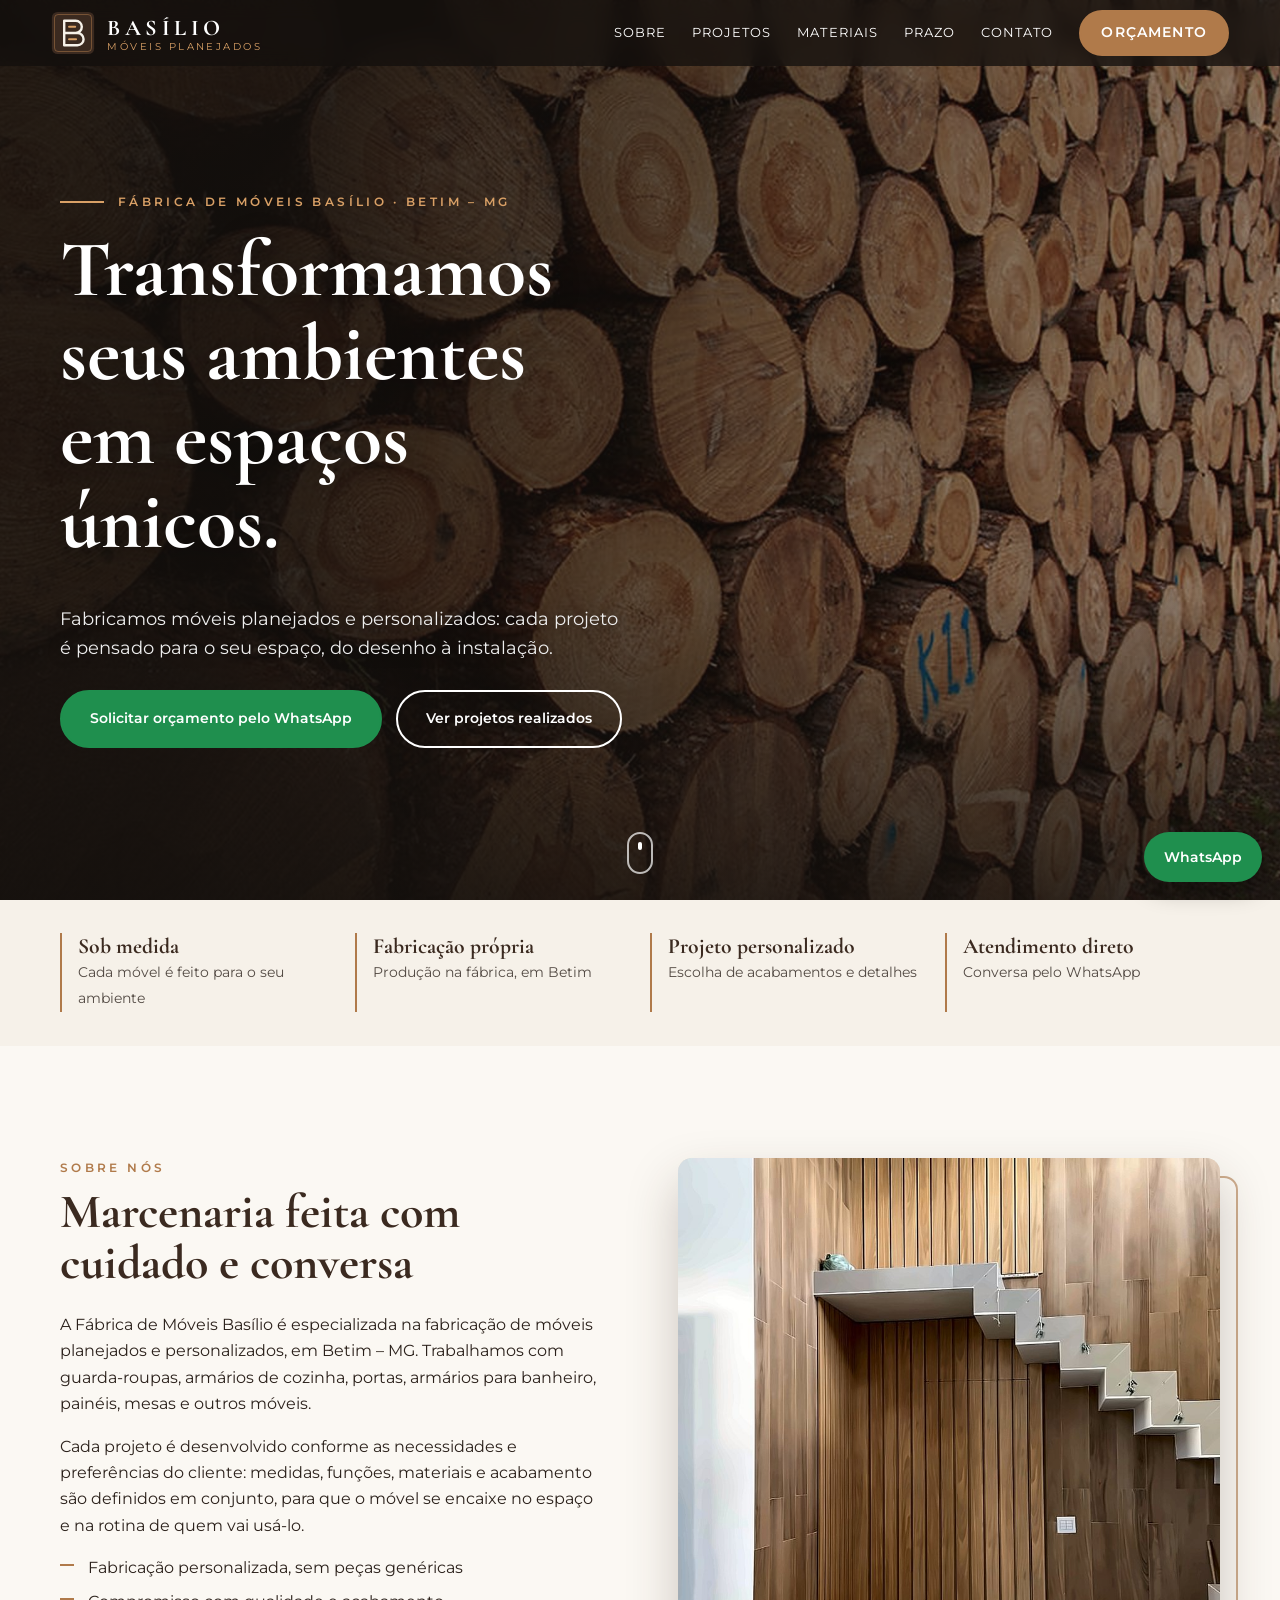
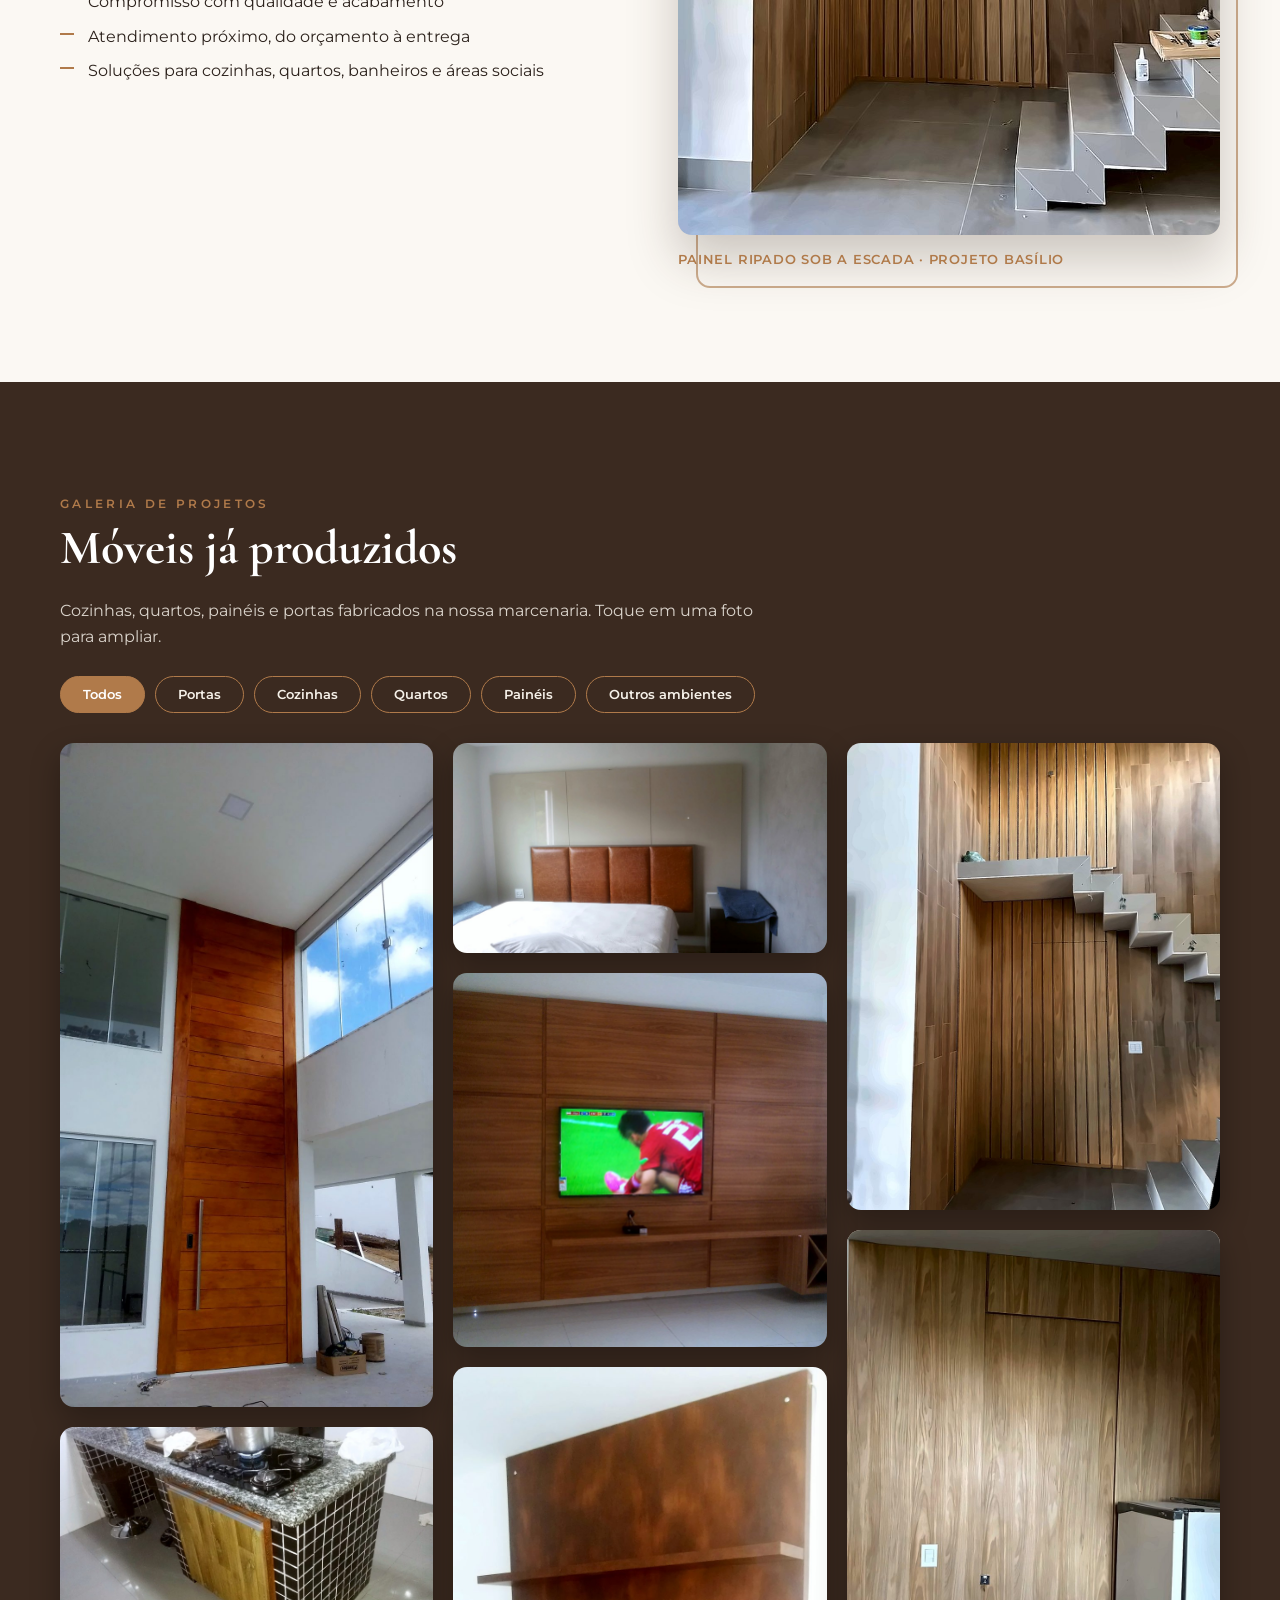
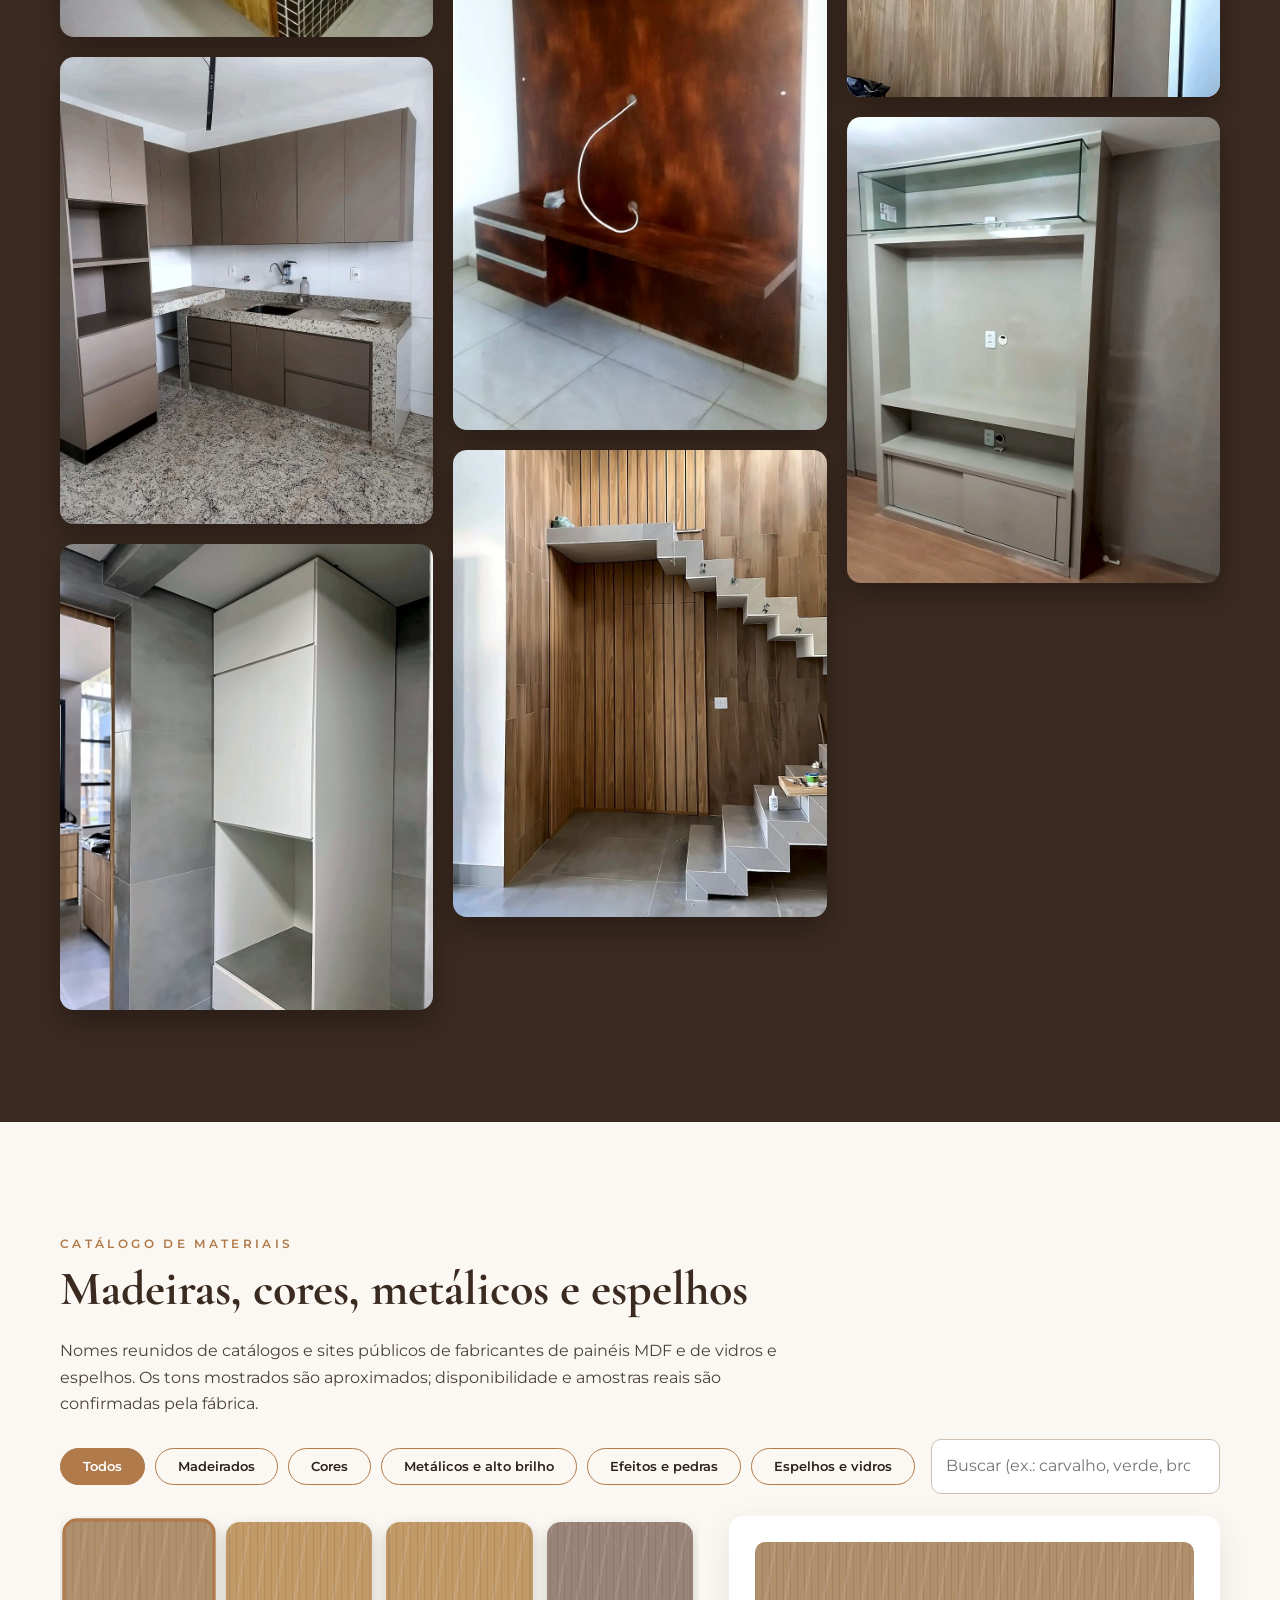
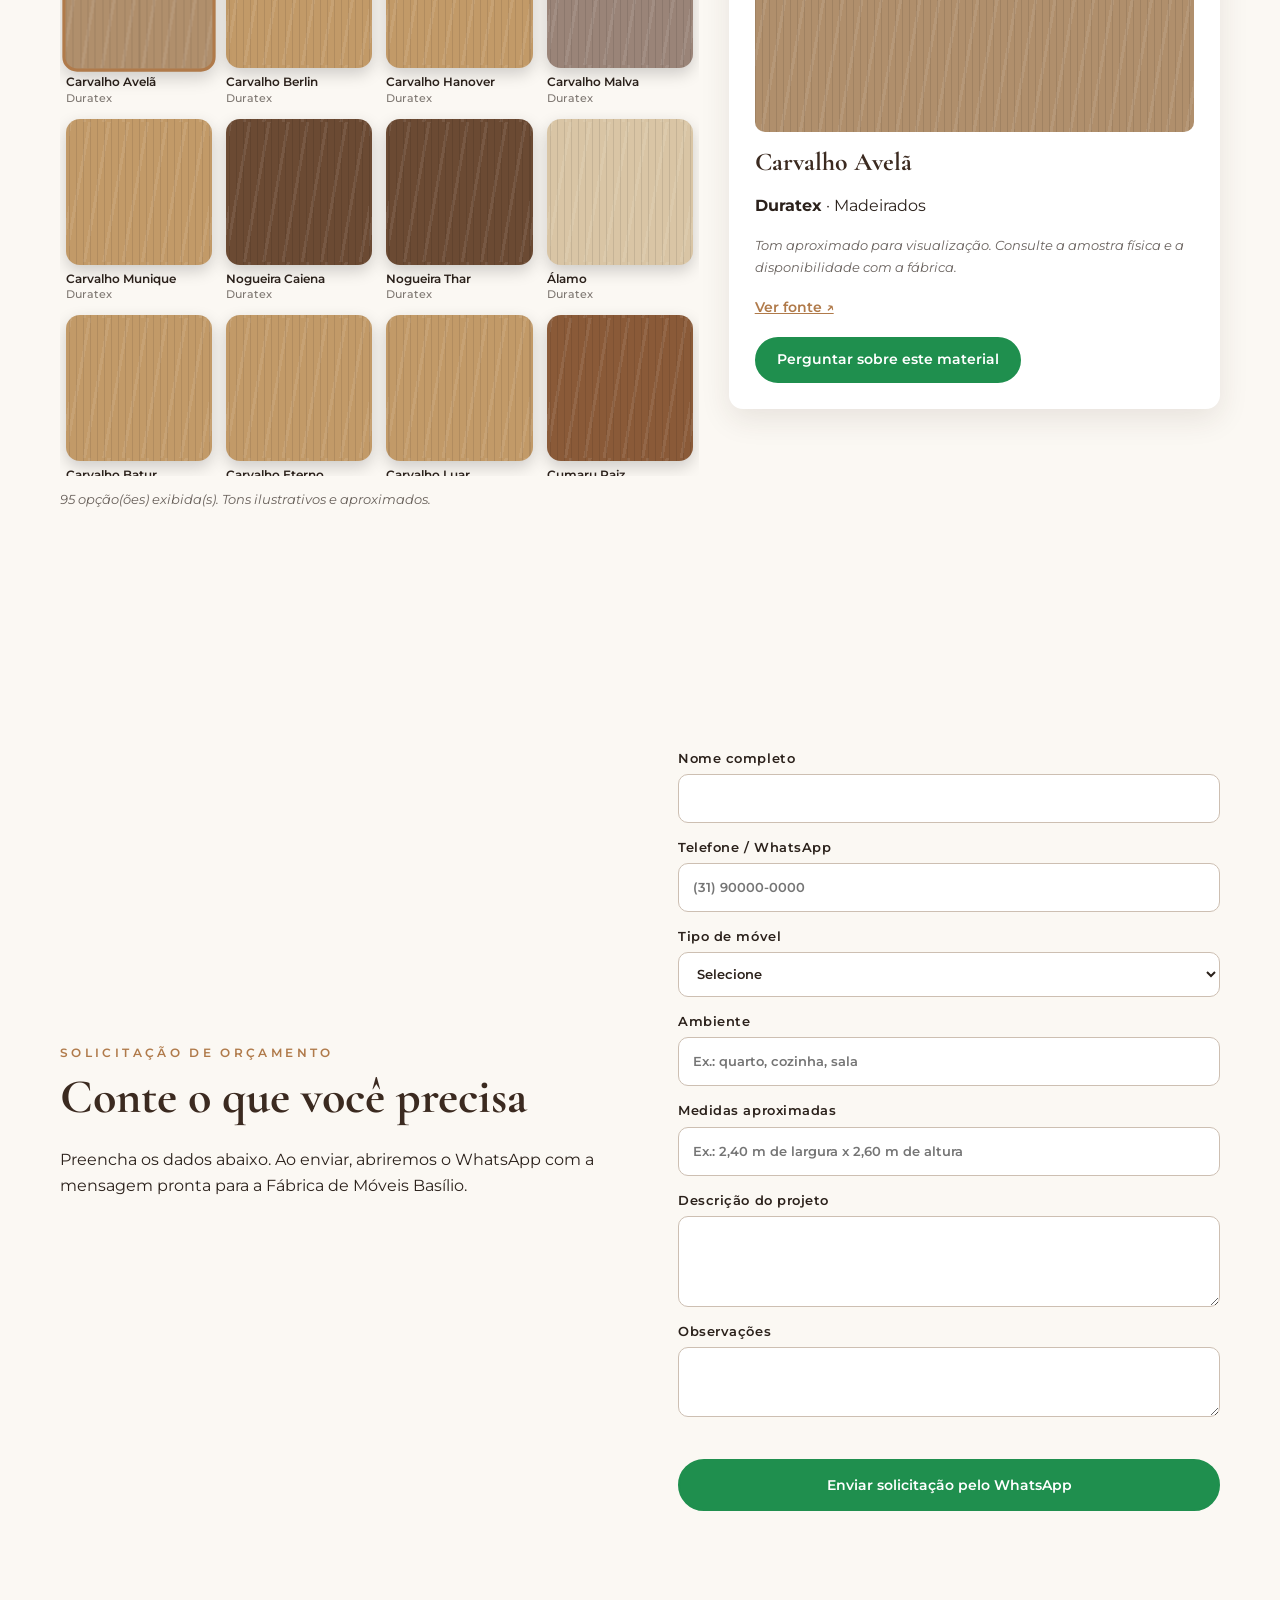
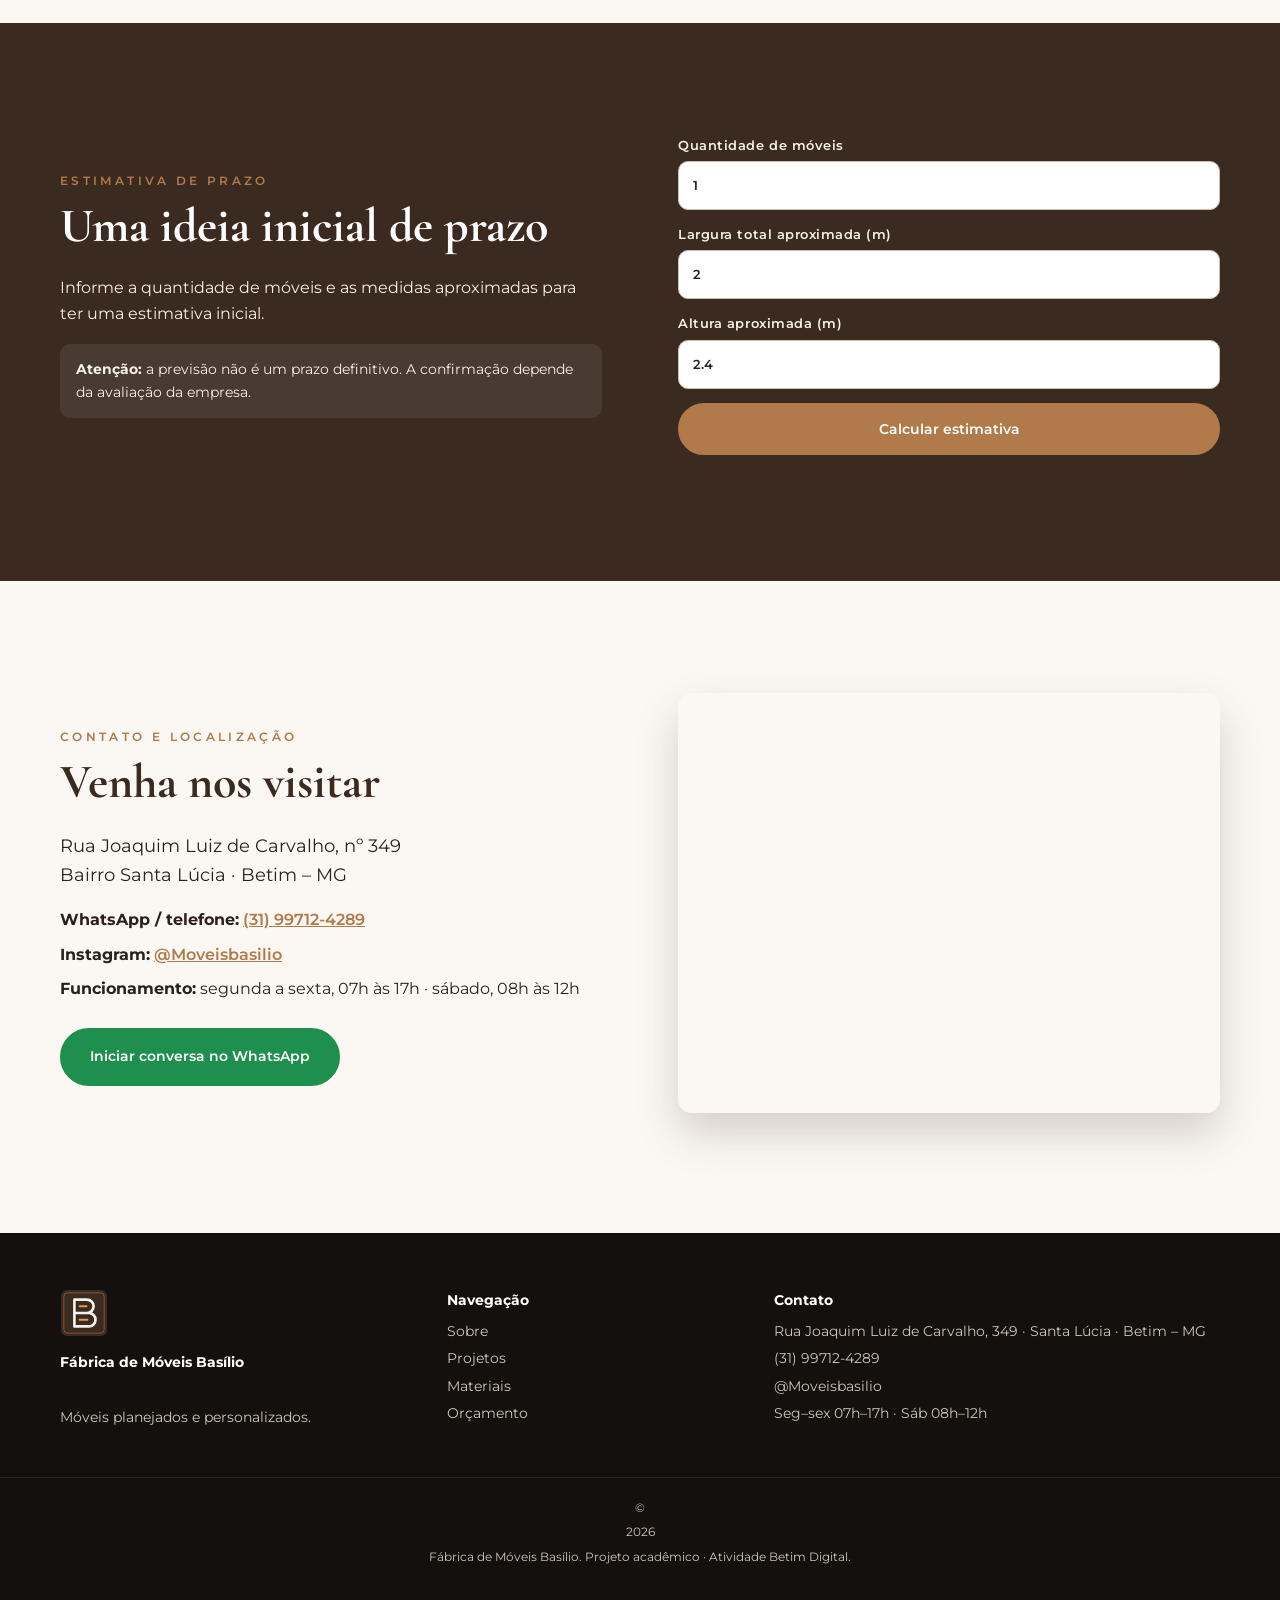
<file: index.html>
<!doctype html>
<html lang="pt-BR">
<head>
<meta charset="utf-8">
<meta name="viewport" content="width=device-width, initial-scale=1">
<title>Fábrica de Móveis Basílio | Móveis planejados em Betim – MG</title>
<meta name="description" content="Móveis planejados e personalizados em Betim – MG: guarda-roupas, cozinhas, painéis, portas e mesas sob medida. Solicite seu orçamento pelo WhatsApp.">
<meta property="og:title" content="Fábrica de Móveis Basílio | Móveis planejados em Betim – MG"><meta property="og:description" content="Móveis planejados e personalizados sob medida. Solicite seu orçamento pelo WhatsApp."><meta property="og:type" content="website"><meta property="og:image" content="images/hero-madeira.jpg"><meta name="theme-color" content="#14100d">
<script type="application/ld+json">{"@context":"https://schema.org","@type":"FurnitureStore","name":"Fábrica de Móveis Basílio","telephone":"+55 31 99712-4289","sameAs":["https://instagram.com/Moveisbasilio"],"address":{"@type":"PostalAddress","streetAddress":"Rua Joaquim Luiz de Carvalho, 349","addressLocality":"Betim","addressRegion":"MG","addressCountry":"BR"},"openingHoursSpecification":[{"@type":"OpeningHoursSpecification","dayOfWeek":["Monday","Tuesday","Wednesday","Thursday","Friday"],"opens":"07:00","closes":"17:00"},{"@type":"OpeningHoursSpecification","dayOfWeek":"Saturday","opens":"08:00","closes":"12:00"}]}</script>
<link rel="icon" href="images/logo-b.svg" type="image/svg+xml">
<link rel="preconnect" href="https://fonts.googleapis.com"><link rel="preconnect" href="https://fonts.gstatic.com" crossorigin>
<link rel="stylesheet" href="https://fonts.googleapis.com/css2?family=Cormorant+Garamond:wght@600;700&family=Montserrat:wght@400;500;600&display=swap">
<link rel="stylesheet" href="css/style.css">
</head>
<body>
<a class="skip" href="#sobre">Pular para o conteúdo</a>
<header class="hdr" id="top">
 <a class="brand" href="#home" aria-label="Fábrica de Móveis Basílio"><img src="images/logo-b.svg" alt="" width="44" height="44"><span><b>BASÍLIO</b><small>Móveis planejados</small></span></a>
 <button class="burger" aria-label="Abrir menu" aria-expanded="false" aria-controls="nav"><i></i><i></i><i></i></button>
 <nav id="nav">
  <a href="#sobre">Sobre</a><a href="#galeria">Projetos</a><a href="#catalogo">Materiais</a><a href="#prazo">Prazo</a><a href="#contato">Contato</a>
  <a class="btn sm" href="#orcamento">Orçamento</a>
 </nav>
</header>

<main>
<section class="hero" id="home">
 <div class="wrap hero-in">
  <p class="eyebrow">Fábrica de Móveis Basílio · Betim – MG</p>
  <h1>Transformamos seus ambientes em espaços únicos.</h1>
  <p class="lead">Fabricamos móveis planejados e personalizados: cada projeto é pensado para o seu espaço, do desenho à instalação.</p>
  <div class="cta"><a class="btn wa" data-wa="Olá! Gostaria de solicitar um orçamento de móveis planejados." href="#">Solicitar orçamento pelo WhatsApp</a><a class="btn ghost" href="#galeria">Ver projetos realizados</a></div>
 </div>
 <a class="scroll" href="#sobre" aria-label="Rolar para baixo"><span></span></a>
</section>

<section class="band"><div class="wrap grid4">
 <div class="rv"><b>Sob medida</b><span>Cada móvel é feito para o seu ambiente</span></div>
 <div class="rv"><b>Fabricação própria</b><span>Produção na fábrica, em Betim</span></div>
 <div class="rv"><b>Projeto personalizado</b><span>Escolha de acabamentos e detalhes</span></div>
 <div class="rv"><b>Atendimento direto</b><span>Conversa pelo WhatsApp</span></div>
</div></section>

<section id="sobre" class="sec"><div class="wrap two stretch">
 <div class="rv"><p class="eyebrow">Sobre nós</p><h2>Marcenaria feita com cuidado e conversa</h2>
  <p>A Fábrica de Móveis Basílio é especializada na fabricação de móveis planejados e personalizados, em Betim – MG. Trabalhamos com guarda-roupas, armários de cozinha, portas, armários para banheiro, painéis, mesas e outros móveis.</p>
  <p>Cada projeto é desenvolvido conforme as necessidades e preferências do cliente: medidas, funções, materiais e acabamento são definidos em conjunto, para que o móvel se encaixe no espaço e na rotina de quem vai usá-lo.</p>
  <ul class="ticks"><li>Fabricação personalizada, sem peças genéricas</li><li>Compromisso com qualidade e acabamento</li><li>Atendimento próximo, do orçamento à entrega</li><li>Soluções para cozinhas, quartos, banheiros e áreas sociais</li></ul>
</div>
 <figure class="rv photo fit"><img src="images/escada-1.jpg" alt="Painel ripado em madeira e nicho sob escada em estrutura metálica" width="864" height="1080" loading="lazy"><figcaption>Painel ripado sob a escada · projeto Basílio</figcaption></figure>
</div></section>

<section id="galeria" class="sec dark"><div class="wrap">
 <p class="eyebrow">Galeria de projetos</p><h2>Móveis já produzidos</h2>
 <p class="lead2 gl">Cozinhas, quartos, painéis e portas fabricados na nossa marcenaria. Toque em uma foto para ampliar.</p>
 <div class="chips" id="chips"></div>
 <div class="gal" id="gal"></div>
</div></section>

<section id="catalogo" class="sec"><div class="wrap">
 <p class="eyebrow">Catálogo de materiais</p><h2>Madeiras, cores, metálicos e espelhos</h2>
 <p class="lead2">Nomes reunidos de catálogos e sites públicos de fabricantes de painéis MDF e de vidros e espelhos. Os tons mostrados são aproximados; disponibilidade e amostras reais são confirmadas pela fábrica.</p>
 <div class="tools"><div class="tabs" id="tabs" role="tablist" aria-label="Tipos de material"></div><input id="busca" type="search" placeholder="Buscar (ex.: carvalho, verde, bronze)" aria-label="Buscar material"></div>
 <div class="mat"><div class="sw" id="sw"></div><aside class="det" id="det" aria-live="polite"></aside></div>
 <p class="note" id="cnt"></p>
</div></section>

<section id="orcamento" class="sec"><div class="wrap two">
 <div class="rv"><p class="eyebrow">Solicitação de orçamento</p><h2>Conte o que você precisa</h2>
  <p>Preencha os dados abaixo. Ao enviar, abriremos o WhatsApp com a mensagem pronta para a Fábrica de Móveis Basílio.</p></div>
 <form id="form" class="form rv" novalidate>
  <label>Nome completo<input name="nome" required autocomplete="name"></label>
  <label>Telefone / WhatsApp<input name="tel" type="tel" required autocomplete="tel" placeholder="(31) 90000-0000"></label>
  <label>Tipo de móvel<select name="tipo" required><option value="">Selecione</option><option>Guarda-roupa</option><option>Cozinha</option><option>Armário de banheiro</option><option>Porta</option><option>Painel</option><option>Mesa</option><option>Outro móvel personalizado</option></select></label>
  <label>Ambiente<input name="amb" required placeholder="Ex.: quarto, cozinha, sala"></label>
  <label>Medidas aproximadas<input name="med" placeholder="Ex.: 2,40 m de largura x 2,60 m de altura"></label>
  <label>Descrição do projeto<textarea name="desc" rows="3" required></textarea></label>
  <label>Observações<textarea name="obs" rows="2"></textarea></label>
  <p class="err" id="err" role="alert"></p>
  <button class="btn wa" type="submit">Enviar solicitação pelo WhatsApp</button>
 </form>
</div></section>

<section id="prazo" class="sec dark"><div class="wrap two">
 <div class="rv"><p class="eyebrow">Estimativa de prazo</p><h2>Uma ideia inicial de prazo</h2>
  <p>Informe a quantidade de móveis e as medidas aproximadas para ter uma estimativa inicial.</p>
  <p class="warn"><b>Atenção:</b> a previsão não é um prazo definitivo. A confirmação depende da avaliação da empresa.</p></div>
 <form id="est" class="form rv" novalidate>
  <label>Quantidade de móveis<input name="q" type="number" min="1" max="30" value="1" required></label>
  <label>Largura total aproximada (m)<input name="l" type="number" min="0.3" step="0.1" value="2" required></label>
  <label>Altura aproximada (m)<input name="a" type="number" min="0.3" step="0.1" value="2.4" required></label>
  <button class="btn" type="submit">Calcular estimativa</button>
  <div class="res" id="res" aria-live="polite"></div>
 </form>
</div></section>

<section id="contato" class="sec"><div class="wrap two">
 <div class="rv"><p class="eyebrow">Contato e localização</p><h2>Venha nos visitar</h2>
  <address>Rua Joaquim Luiz de Carvalho, nº 349<br>Bairro Santa Lúcia · Betim – MG</address>
  <ul class="info"><li><b>WhatsApp / telefone:</b> <a href="tel:+5531997124289">(31) 99712-4289</a></li>
   <li><b>Instagram:</b> <a href="https://instagram.com/Moveisbasilio" target="_blank" rel="noopener">@Moveisbasilio</a></li>
   <li><b>Funcionamento:</b> segunda a sexta, 07h às 17h · sábado, 08h às 12h</li></ul>
  <a class="btn wa" data-wa="Olá! Vim pelo site da Fábrica de Móveis Basílio." href="#">Iniciar conversa no WhatsApp</a></div>
 <div class="map rv"><iframe title="Mapa: Fábrica de Móveis Basílio" loading="lazy" referrerpolicy="no-referrer-when-downgrade" src="https://www.google.com/maps?q=Rua+Joaquim+Luiz+de+Carvalho,+349,+Santa+L%C3%BAcia,+Betim+-+MG&output=embed"></iframe></div>
</div></section>
</main>

<footer class="ft"><div class="wrap grid3">
 <div><img src="images/logo-b.svg" alt="" width="48" height="48"><p><b>Fábrica de Móveis Basílio</b><br>Móveis planejados e personalizados.</p></div>
 <div><b>Navegação</b><a href="#sobre">Sobre</a><a href="#galeria">Projetos</a><a href="#catalogo">Materiais</a><a href="#orcamento">Orçamento</a></div>
 <div><b>Contato</b><span>Rua Joaquim Luiz de Carvalho, 349 · Santa Lúcia · Betim – MG</span><span>(31) 99712-4289</span><a href="https://instagram.com/Moveisbasilio" target="_blank" rel="noopener">@Moveisbasilio</a><span>Seg–sex 07h–17h · Sáb 08h–12h</span></div>
</div><p class="copy">© <span id="yr"></span> Fábrica de Móveis Basílio. Projeto acadêmico · Atividade Betim Digital.</p></footer>

<a class="top" href="#home" aria-label="Voltar ao topo">↑</a>
<a class="fab" data-wa="Olá! Vim pelo site da Fábrica de Móveis Basílio." href="#" aria-label="Falar no WhatsApp">WhatsApp</a>
<div class="lb" id="lb" hidden role="dialog" aria-modal="true" aria-label="Foto ampliada"><button class="x" aria-label="Fechar">×</button><button class="pv" aria-label="Anterior">‹</button><figure><img alt=""><figcaption></figcaption></figure><button class="nx" aria-label="Próxima">›</button></div>
<script src="js/main.js"></script>
</body>
</html>
</file>
<file: css/style.css>
:root{--wd:#3B2A20;--wo:#B07A4A;--go:#D9A066;--cr:#F6F1E9;--bg:#FBF8F3;--bk:#14100d;--tx:#2b211b;--r:14px}
*{box-sizing:border-box}html{scroll-behavior:smooth;scroll-padding-top:76px}
body{margin:0;font:400 16px/1.65 Montserrat,Arial,sans-serif;color:var(--tx);background:var(--bg)}
img{max-width:100%;display:block}a{color:inherit}
h1,h2{font-family:'Cormorant Garamond',Georgia,serif;line-height:1.05;margin:.2em 0 .5em;color:var(--wd)}
h1{font-size:clamp(2.6rem,7vw,5rem);color:#fff}h2{font-size:clamp(2rem,4.5vw,3rem)}
.wrap{width:min(1160px,92%);margin:auto}.sec{padding:clamp(64px,9vw,112px) 0}
.dark{background:var(--wd);color:var(--cr)}.dark h2{color:#fff}
.eyebrow{font-size:.75rem;letter-spacing:.28em;text-transform:uppercase;color:var(--wo);font-weight:600;margin:0}
.note{font-size:.82rem;opacity:.7;font-style:italic}
.hdr{position:fixed;inset:0 0 auto;z-index:50;display:flex;align-items:center;justify-content:space-between;padding:10px 4%;background:rgba(20,16,13,.78);backdrop-filter:blur(10px);transition:.3s}
.brand{display:flex;gap:12px;align-items:center;text-decoration:none;color:#fff}.brand span{display:flex;flex-direction:column;line-height:1.1}
.brand b{font:700 1.4rem 'Cormorant Garamond',serif;letter-spacing:.2em}.brand small{font-size:.62rem;letter-spacing:.25em;text-transform:uppercase;color:var(--go)}
nav{display:flex;gap:26px;align-items:center}nav a{color:#fff;text-decoration:none;font-size:.82rem;letter-spacing:.08em;text-transform:uppercase;position:relative}
nav a:not(.btn)::after{content:"";position:absolute;left:0;bottom:-6px;height:2px;width:0;background:var(--go);transition:.3s}nav a:not(.btn):hover::after{width:100%}
.burger{display:none;background:none;border:0;padding:10px;cursor:pointer}.burger i{display:block;width:26px;height:2px;background:#fff;margin:6px 0;transition:.3s}
.btn{display:inline-block;padding:15px 28px;border-radius:50px;background:var(--wo);color:#fff;text-decoration:none;font-weight:600;font-size:.9rem;border:2px solid var(--wo);cursor:pointer;font-family:inherit;transition:.3s}
.btn:hover{transform:translateY(-3px);box-shadow:0 10px 24px rgba(0,0,0,.25);background:var(--go);border-color:var(--go);color:var(--bk)}
.btn.sm{padding:9px 20px}.btn.wa{background:#1f8f4e;border-color:#1f8f4e}.btn.wa:hover{background:#27ad5d;border-color:#27ad5d;color:#fff}
.btn.ghost{background:transparent;border-color:#fff}.btn.ghost:hover{background:#fff;border-color:#fff;color:var(--wd)}
.hero{min-height:100svh;display:flex;align-items:center;position:relative;background:linear-gradient(100deg,rgba(20,16,13,.9) 22%,rgba(20,16,13,.45) 70%,rgba(20,16,13,.3)),linear-gradient(0deg,rgba(20,16,13,.75),transparent 35%),url(../images/hero-madeira.jpg) center/cover;padding:110px 0 70px}
.hero-in{animation:up 1s both}.hero .lead{color:#eee;max-width:560px;font-size:1.1rem}.cta{display:flex;gap:14px;flex-wrap:wrap;margin-top:28px}
@keyframes up{from{opacity:0;transform:translateY(30px)}}
.band{background:var(--cr)}.grid4{display:grid;grid-template-columns:repeat(4,1fr);gap:20px;padding:34px 0}
.grid4 b{display:block;font:700 1.35rem 'Cormorant Garamond',serif;color:var(--wd)}.grid4 span{font-size:.85rem;opacity:.8}
.two{display:grid;grid-template-columns:1fr 1fr;gap:clamp(30px,6vw,80px);align-items:center}
.photo img{border-radius:var(--r);aspect-ratio:4/5;object-fit:cover;box-shadow:0 24px 50px rgba(59,42,32,.25)}
.ticks{list-style:none;padding:0}.ticks li{padding-left:28px;position:relative;margin:8px 0}.ticks li::before{content:"";position:absolute;left:0;top:.55em;width:14px;height:2px;background:var(--wo)}
.cards{display:grid;grid-template-columns:repeat(auto-fill,minmax(250px,1fr));gap:22px;margin-top:34px}
.card{background:#4a362a;border-radius:var(--r);overflow:hidden;transition:.4s;display:flex;flex-direction:column}.card:hover{transform:translateY(-8px);box-shadow:0 20px 40px rgba(0,0,0,.35)}
.card .im{aspect-ratio:4/3;overflow:hidden;background:#2b1f17;display:grid;place-items:center;position:relative}
.card img.ph{width:100%;height:100%;object-fit:cover;transition:.6s}.card:hover img.ph{transform:scale(1.08)}
.card .im.demo img{width:70px;opacity:.5}.card .im em{position:absolute;bottom:8px;left:10px;font-size:.68rem;opacity:.7}
.card div.tx{padding:20px}.card h3{margin:0 0 6px;font:700 1.5rem 'Cormorant Garamond',serif;color:#fff}.card p{margin:0;font-size:.88rem;opacity:.85}
.tabs,.chips{display:flex;gap:10px;flex-wrap:wrap;margin:22px 0}
.tabs button,.chips button{padding:10px 22px;border-radius:40px;border:1.5px solid var(--wo);background:transparent;color:inherit;font:600 .8rem Montserrat;cursor:pointer;transition:.3s}
.tabs button:hover,.chips button:hover,.tabs .on,.chips .on{background:var(--wo);color:#fff}
.mat{display:grid;grid-template-columns:1.3fr 1fr;gap:30px}.sw{display:grid;grid-template-columns:repeat(auto-fill,minmax(120px,1fr));gap:14px}
.sw button{border:0;padding:0;background:none;cursor:pointer;text-align:left;font:500 .78rem Montserrat;color:var(--tx)}
.sw i{display:block;aspect-ratio:1;border-radius:var(--r);border:3px solid transparent;box-shadow:0 6px 16px rgba(0,0,0,.18);transition:.3s;margin-bottom:6px}.sw button:hover i,.sw .on i{transform:scale(1.05);border-color:var(--wo)}
.det{background:#fff;border-radius:var(--r);padding:26px;box-shadow:0 10px 30px rgba(59,42,32,.1);align-self:start}.det .big{height:150px;border-radius:10px;margin-bottom:14px}.det h3{margin:0 0 4px;font:700 1.6rem 'Cormorant Garamond',serif;color:var(--wd)}
.gal{columns:3 260px;column-gap:16px}.gal figure{margin:0 0 16px;break-inside:avoid;position:relative;overflow:hidden;border-radius:var(--r);cursor:zoom-in}
.gal img{width:100%;transition:.6s}.gal figure:hover img{transform:scale(1.06)}.gal figcaption{position:absolute;inset:auto 0 0;padding:30px 16px 14px;background:linear-gradient(transparent,rgba(0,0,0,.75));color:#fff;font-size:.85rem;opacity:0;transform:translateY(10px);transition:.4s}.gal figure:hover figcaption{opacity:1;transform:none}
.form{display:grid;gap:14px}.form label{display:grid;gap:5px;font-size:.8rem;font-weight:600;letter-spacing:.04em}
input,select,textarea{font:inherit;padding:13px 14px;border:1.5px solid #cdbfb2;border-radius:10px;background:#fff;color:var(--tx);transition:.3s}input:focus,select:focus,textarea:focus{outline:0;border-color:var(--wo);box-shadow:0 0 0 4px rgba(176,122,74,.2)}
.err{color:#b3261e;font-size:.85rem;margin:0;min-height:1em}.dark .form label{color:var(--cr)}
.res{background:rgba(255,255,255,.08);border-left:4px solid var(--go);border-radius:10px;padding:0 18px;max-height:0;overflow:hidden;transition:.5s}.res.on{padding:16px 18px;max-height:300px}.res b{font:700 1.8rem 'Cormorant Garamond',serif;color:var(--go)}
.warn{background:rgba(255,255,255,.08);padding:14px 16px;border-radius:10px;font-size:.88rem}code{background:rgba(0,0,0,.25);padding:1px 6px;border-radius:5px}
.info{list-style:none;padding:0;margin:18px 0 26px}.info li{margin:8px 0}.info a{color:var(--wo);font-weight:600}address{font-style:normal;font-size:1.1rem}
.map iframe{width:100%;height:420px;border:0;border-radius:var(--r);box-shadow:0 20px 44px rgba(59,42,32,.2)}
.ft{background:var(--bk);color:#cfc6bd;padding:56px 0 24px;font-size:.88rem}.grid3{display:grid;grid-template-columns:1.2fr 1fr 1.5fr;gap:30px}.ft b{color:#fff;display:block;margin-bottom:8px}.ft a,.ft span{display:block;margin:4px 0;text-decoration:none}.ft a:hover{color:var(--go)}.copy{text-align:center;border-top:1px solid #2a2420;margin-top:34px;padding-top:20px;font-size:.78rem}
.fab{position:fixed;right:18px;bottom:18px;z-index:40;background:#1f8f4e;color:#fff;padding:14px 20px;border-radius:50px;font-weight:600;font-size:.85rem;text-decoration:none;box-shadow:0 8px 24px rgba(0,0,0,.3);transition:.3s}.fab:hover{transform:scale(1.07)}
.lb{position:fixed;inset:0;z-index:100;background:rgba(10,8,6,.94);display:flex;align-items:center;justify-content:center;padding:20px}.lb[hidden]{display:none}.lb figure{margin:0;max-width:min(92vw,820px);text-align:center}.lb img{max-height:82vh;margin:auto;border-radius:10px}.lb figcaption{color:#fff;margin-top:10px}
.lb button{position:absolute;background:rgba(255,255,255,.12);border:0;color:#fff;font-size:2rem;width:50px;height:50px;border-radius:50%;cursor:pointer}.lb button:hover{background:var(--wo)}.lb .x{top:16px;right:16px}.lb .pv{left:14px}.lb .nx{right:14px}
.rv{opacity:0;transform:translateY(34px);transition:opacity .9s,transform .9s}.rv.in{opacity:1;transform:none}
@media(max-width:860px){.burger{display:block}nav{position:fixed;inset:64px 0 auto;flex-direction:column;background:var(--bk);padding:24px;gap:20px;transform:translateY(-130%);transition:.4s}nav.open{transform:none}
.two,.mat,.grid3{grid-template-columns:1fr}.grid4{grid-template-columns:1fr 1fr}.hero{background-position:60% center}.map iframe{height:320px}.fab{padding:12px 16px}.lb .pv,.lb .nx{top:auto;bottom:16px}}
@media(prefers-reduced-motion:reduce){*{animation:none!important;transition:none!important}.rv{opacity:1;transform:none}}

::selection{background:var(--wo);color:#fff}
.skip{position:fixed;left:8px;top:-60px;z-index:200;background:#fff;color:var(--bk);padding:10px 14px;border-radius:8px}.skip:focus{top:8px}
a:focus-visible,button:focus-visible,input:focus-visible{outline:3px solid var(--go);outline-offset:3px}
.hdr.sc{padding-block:6px;background:rgba(20,16,13,.95);box-shadow:0 6px 24px rgba(0,0,0,.35)}nav a.act:not(.btn){color:var(--go)}nav a.act:not(.btn)::after{width:100%}
.lead2{max-width:720px;opacity:.85}.tools{display:flex;gap:16px;align-items:center;justify-content:space-between;flex-wrap:wrap;margin:22px 0}.tools .tabs{margin:0}
.tools input{min-width:260px;flex:1;max-width:360px}
.sw{grid-template-columns:repeat(auto-fill,minmax(130px,1fr));max-height:560px;overflow:auto;padding:6px}.sw span{display:block;font-weight:600;line-height:1.25}.sw small{opacity:.6;font-size:.7rem}
.det{position:sticky;top:90px}.det .big{height:190px}.src{color:var(--wo);font-weight:600;font-size:.85rem}
.top{position:fixed;left:18px;bottom:18px;z-index:40;width:46px;height:46px;border-radius:50%;background:var(--wd);color:#fff;display:grid;place-items:center;text-decoration:none;opacity:0;pointer-events:none;transition:.3s}.top.on{opacity:1;pointer-events:auto}.top:hover{background:var(--wo)}
.card .im img.ph,.gal img,.photo img{background:#e8ddd0}
.band .grid4>div{border-left:2px solid var(--wo);padding-left:16px}

/* ===== Melhorias visuais ===== */
.hero h1{text-shadow:0 4px 30px rgba(0,0,0,.45);max-width:15ch}
.hero .eyebrow{color:var(--go);display:flex;align-items:center;gap:14px}.hero .eyebrow::before{content:"";width:44px;height:2px;background:var(--go)}
.hero .lead{text-shadow:0 2px 12px rgba(0,0,0,.5)}
.scroll{position:absolute;left:50%;bottom:26px;width:26px;height:42px;border:2px solid rgba(255,255,255,.7);border-radius:20px;transform:translateX(-50%)}
.scroll span{position:absolute;left:50%;top:8px;width:4px;height:8px;margin-left:-2px;border-radius:2px;background:#fff;animation:sc 1.8s infinite}
@keyframes sc{0%{opacity:0;transform:translateY(0)}30%{opacity:1}100%{opacity:0;transform:translateY(16px)}}
.band{margin-top:-1px;box-shadow:0 -1px 0 rgba(0,0,0,.04)}
.photo{position:relative;margin:0}
.photo::before{content:"";position:absolute;inset:18px -18px -18px 18px;border:2px solid var(--wo);border-radius:var(--r);z-index:0;opacity:.6}
.photo img{position:relative;z-index:1;aspect-ratio:3/4;object-position:center 45%}
.photo figcaption{position:relative;z-index:1;margin-top:14px;font-size:.8rem;letter-spacing:.06em;color:var(--wo);font-weight:600;text-transform:uppercase}
.gl{margin:0 0 6px}
.chips{margin:26px 0 30px}
.chips button{color:var(--cr)}
.gal{columns:3 280px;column-gap:20px}.gal figure{margin-bottom:20px;box-shadow:0 12px 30px rgba(0,0,0,.3)}
.gal figure:focus-visible{outline:3px solid var(--go)}
.gal img{display:block;height:auto}
.gal figcaption{opacity:1;transform:none;padding:46px 18px 16px;font-weight:500;letter-spacing:.02em}
.gal figure::after{content:"+";position:absolute;top:12px;right:12px;width:36px;height:36px;border-radius:50%;background:rgba(20,16,13,.6);backdrop-filter:blur(4px);color:#fff;display:grid;place-items:center;font-size:1.4rem;opacity:0;transform:scale(.7);transition:.3s}
.gal figure:hover::after{opacity:1;transform:none}
@media(hover:hover){.gal figcaption{opacity:0;transform:translateY(10px)}.gal figure:hover figcaption{opacity:1;transform:none}}
.lb img{box-shadow:0 20px 60px rgba(0,0,0,.6)}.lb figcaption{font-size:.95rem;opacity:.9}
@media(max-width:860px){.photo::before{inset:12px -8px -12px 8px}.photo img{aspect-ratio:4/5}.hero h1{max-width:none}.scroll{display:none}}

/* Foto da seção Sobre acompanha a altura do texto */
.two.stretch{align-items:stretch}
.photo.fit{display:flex;flex-direction:column;min-height:420px}
.photo.fit img{flex:1;min-height:0;width:100%;height:100%;aspect-ratio:auto;object-fit:cover;object-position:center 40%}
.photo.fit figcaption{flex:none}
@media(max-width:860px){.photo.fit{min-height:0}.photo.fit img{flex:none;height:auto;aspect-ratio:4/5}}
</file>
